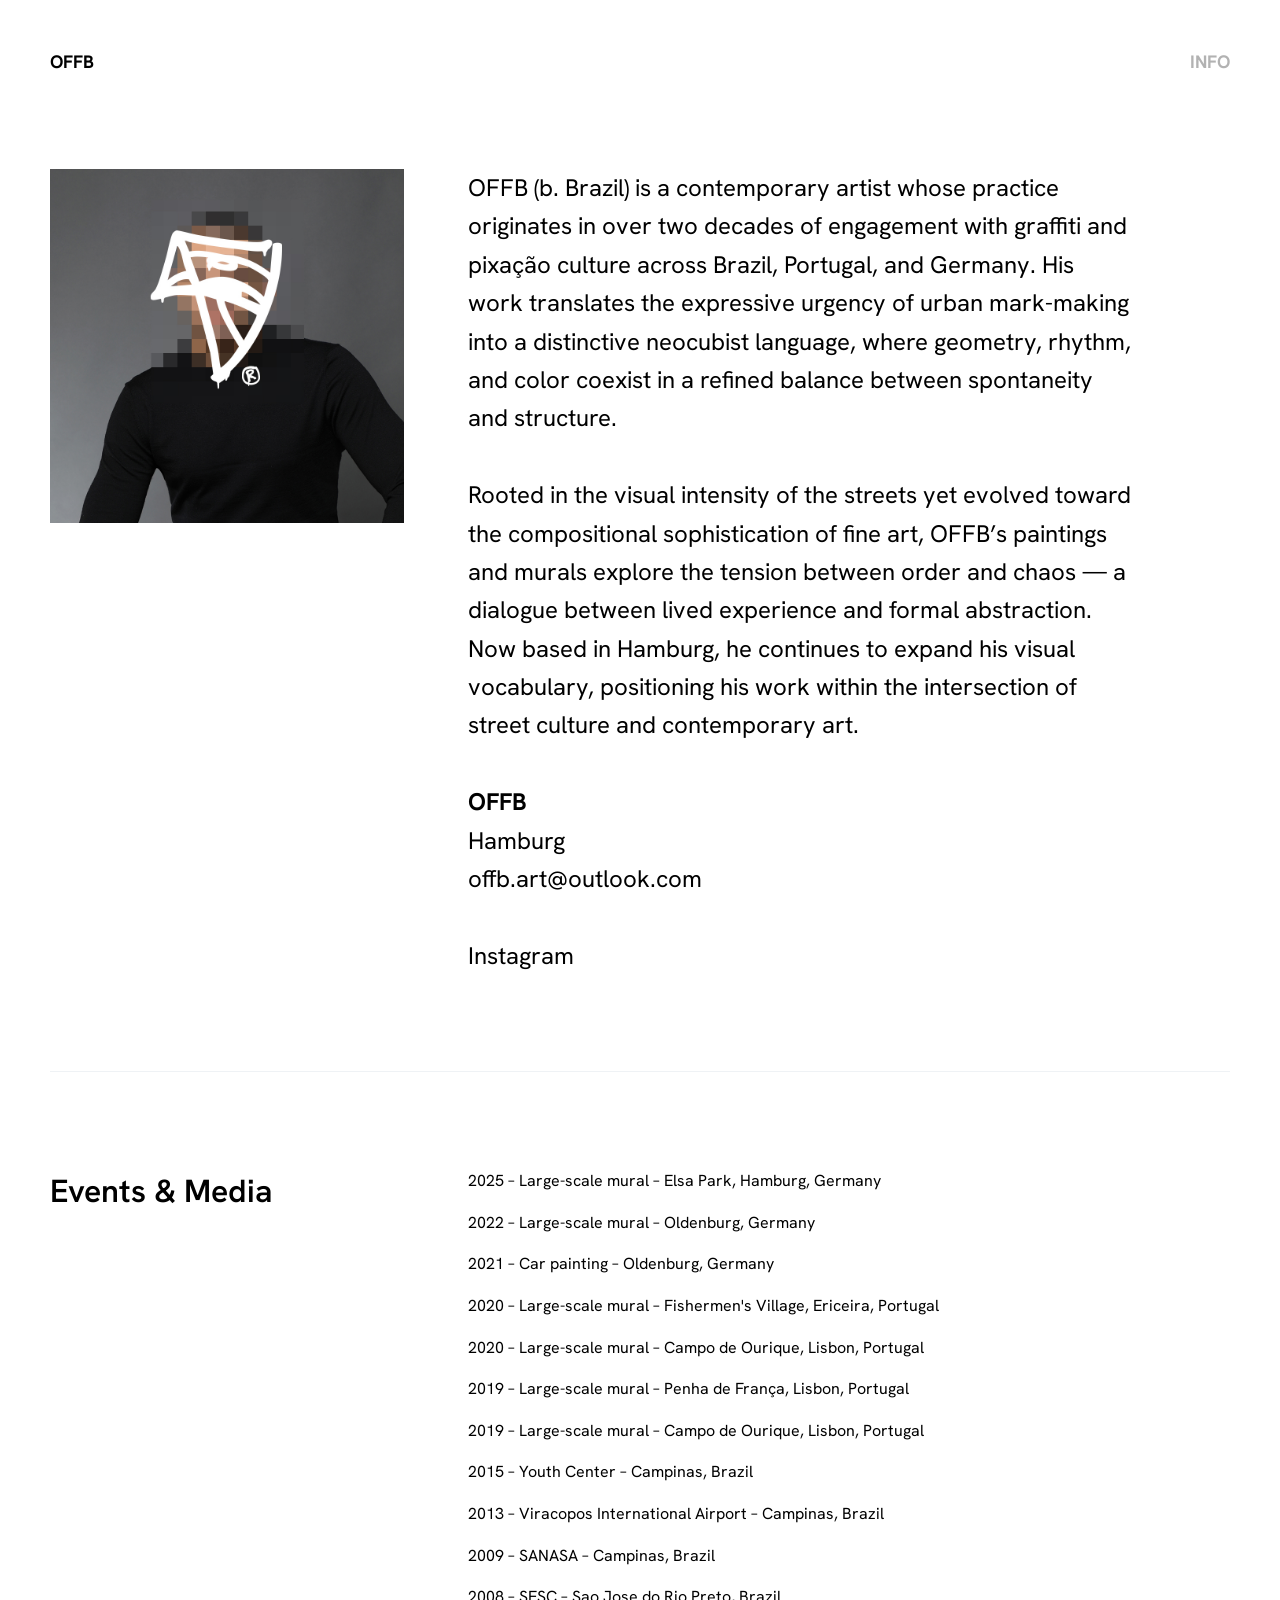
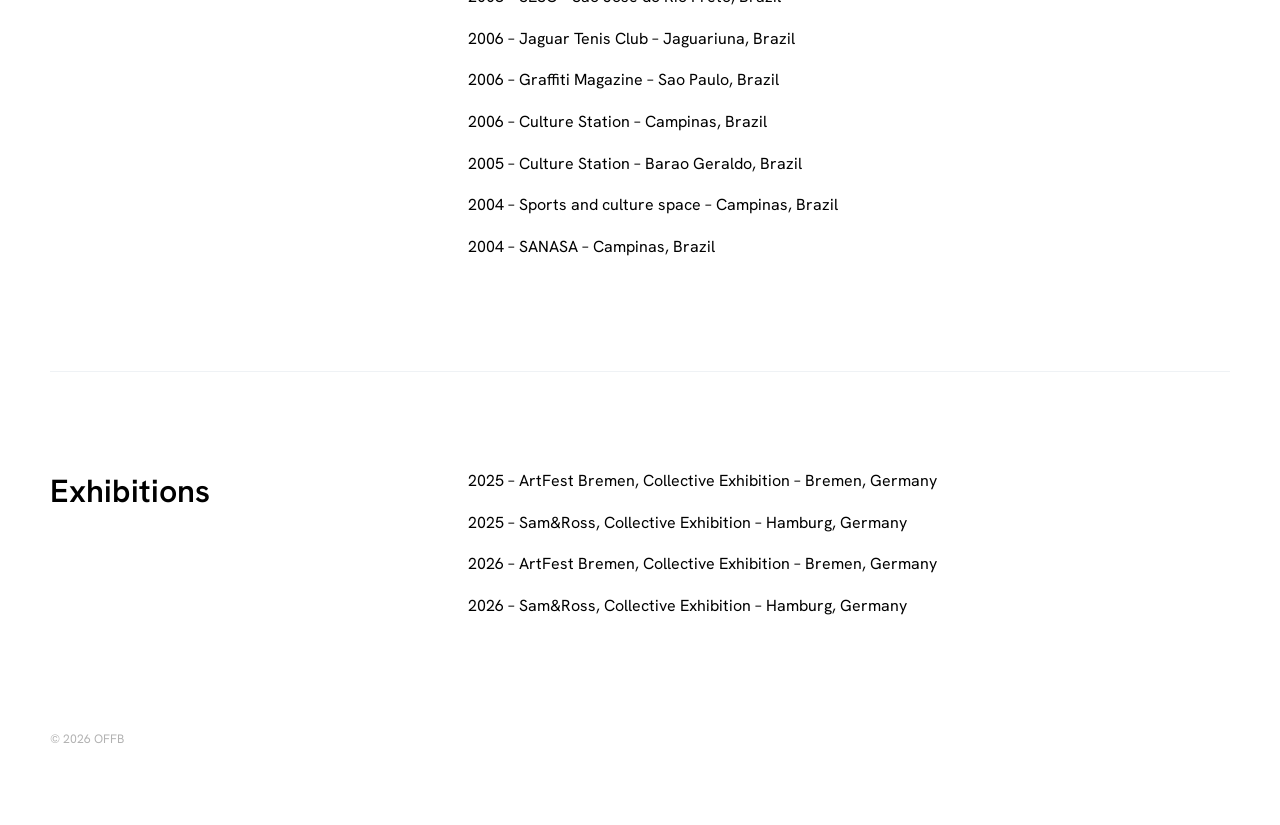
<file: info.html>
<!DOCTYPE html>
<html lang="en">

<head>
    <meta charset="UTF-8">
    <meta name="viewport" content="width=device-width, initial-scale=1.0">
    <link rel="stylesheet" href="/assets/style.css">
    <link rel="icon" href="/assets/img/favicon-offb.svg" type="image/svg+xml">
    <title>OFFB | INFO</title>
</head>

<body class="about">
    <header>
        <nav>
            <a class="logo" href="/index.html">OFFB</a>
            <a class="info" href="/info.html">INFO</a>
        </nav>
    </header>
    <main class="content">
        <section class="bio">
            <img src="/assets/img/offb-profile.jpg" alt="OFFB Profile Picture">
            <p class="text-bio">OFFB (b. Brazil) is a contemporary artist whose practice originates in over two decades
                of engagement with graffiti and pixação culture across Brazil, Portugal, and Germany. His work
                translates the expressive urgency of urban mark-making into a distinctive neocubist language, where
                geometry, rhythm, and color coexist in a refined balance between spontaneity and structure.
                <br><br>
                Rooted in the visual intensity of the streets yet evolved toward the compositional sophistication of
                fine art, OFFB’s paintings and murals explore the tension between order and chaos — a dialogue between
                lived experience and formal abstraction. Now based in Hamburg, he continues to expand his visual
                vocabulary, positioning his work within the intersection of street culture and contemporary art.
                <br><br>
                <b>OFFB</b><br>
                Hamburg<br>
                <a target="_blank" href="mailto:offb.art@outlook.com">offb.art@outlook.com</a><br><br>

                <a target="_blank" href="https://www.instagram.com/offb_official/">Instagram</a>
            </p>
        </section>
        <hr class="divider" />
        <section class="bio-content">
            <h3>
                Events & Media
            </h3>
            <ul class="exhibitions-list">
                <li>2025 – Large-scale mural – Elsa Park, Hamburg, Germany</li>
                <li>2022 – Large-scale mural – Oldenburg, Germany</li>
                <li>2021 – Car painting – Oldenburg, Germany</li>
                <li>2020 – Large-scale mural – Fishermen's Village, Ericeira, Portugal</li>
                <li>2020 – Large-scale mural – Campo de Ourique, Lisbon, Portugal</li>
                <li>2019 – Large-scale mural – Penha de França, Lisbon, Portugal</li>
                <li>2019 – Large-scale mural – Campo de Ourique, Lisbon, Portugal</li>
                <li>2015 – Youth Center – Campinas, Brazil</li>
                <li>2013 – Viracopos International Airport – Campinas, Brazil</li>
                <li>2009 – SANASA – Campinas, Brazil</li>
                <li>2008 – SESC – Sao Jose do Rio Preto, Brazil</li>
                <li>2006 – Jaguar Tenis Club – Jaguariuna, Brazil</li>
                <li>2006 – Graffiti Magazine – Sao Paulo, Brazil</li>
                <li>2006 – Culture Station – Campinas, Brazil</li>
                <li>2005 – Culture Station – Barao Geraldo, Brazil</li>
                <li>2004 – Sports and culture space – Campinas, Brazil</li>
                <li>2004 – SANASA – Campinas, Brazil</li>
            </ul>
        </section>
        <hr class="divider" />
        <section class="bio-content">
            <h3>
                Exhibitions
            </h3>
            <ul class="exhibitions-list">
                <li>2025 – ArtFest Bremen, Collective Exhibition – Bremen, Germany</li>
                <li>2025 – Sam&Ross, Collective Exhibition – Hamburg, Germany</li>
                <li>2026 – ArtFest Bremen, Collective Exhibition – Bremen, Germany</li>
                <li>2026 – Sam&Ross, Collective Exhibition – Hamburg, Germany</li>
            </ul>
        </section>
    </main>
    <footer>
        <p>
            © 2026 OFFB
        </p>
    </footer>

</body>

</html>
</file>
<file: assets/style.css>
/* Fonts */

@import url('https://fonts.googleapis.com/css2?family=Hanken+Grotesk:ital,wght@0,100..900;1,100..900&display=swap');

/* General Reset */

body,
html {
    margin: 0;
    padding: 0;
    box-sizing: border-box;
    font-family: "Hanken Grotesk", sans-serif;
}

a {
    text-decoration: none;
    color: #000;
}

a:hover {
    color: #b2b2b2;
}

/* Homepage */

.home {
    position: relative;
    height: 100vh;
    background: #fff;
    margin: 50px;
    /* overflow: hidden; */
}

nav {
    display: flex;
    justify-content: space-between;
    align-items: center;
    margin-bottom: 6rem;
    font-weight: 700;
    font-size: 1.125rem;
    letter-spacing: 0;
    line-height: normal;
    text-decoration: none;
}

nav .logo {
    color: #000;
    transition: 0.3s ease;
}

nav .logo:hover {
    color: #b2b2b2;
}

nav .info {
    color: #b2b2b2;
    transition: 0.3s ease;
}

nav .info:hover {
    color: #000;
}

/* .slider {
    width: 100%;
    height: 100%;
    max-height: fit-content;
    background-color: #b2b2b2;
} */

.slider {
    width: 100%;
    height: 100vh;
    margin: 0 auto;
    overflow: hidden;
    position: relative;
    background-color: #b2b2b2;
}

.slides {
    position: relative;
    width: 100%;
    height: 100%;
}

.slides img {
    position: absolute;
    top: 0;
    left: 0;
    width: 100%;
    height: 100%;
    object-fit: cover;
    opacity: 0;
    animation: fade 24s infinite;
}

/* Each image starts its animation with a delay */
.slides img:nth-child(1) { animation-delay: 0s; }
.slides img:nth-child(2) { animation-delay: 6s; }
.slides img:nth-child(3) { animation-delay: 12s; }
.slides img:nth-child(4) { animation-delay: 18s; }

@keyframes fade {
    0% { opacity: 0; }
    8% { opacity: 1; }
    25% { opacity: 1; }
    33% { opacity: 0; }
    100% { opacity: 0; }
}

/* Info */

.about {
    position: relative;
    background: #fff;
    margin: 50px;
}

.divider {
    border: none;
    height: 1px;
    background-color: #EFF2F5;
    margin: 6rem 0;
    width: 100%;
}

.content {
    display: flex;
    flex-direction: column;
    box-sizing: border-box;
}

.bio {
    display: flex;
    flex-direction: row;
    justify-content: space-between;
    align-items: flex-start;
    gap: 4rem;
    width: 100%;
    margin: 0 auto;
    box-sizing: border-box;
}

.bio img {
    flex: 0 0 30%;
    width: 6rem;
    height: auto;
    object-fit: cover;
    margin: 0;
    display: block;
}

.text-bio {
    flex: 1;
    font-size: 1.5rem;
    line-height: 1.6;
    margin: 0;
    margin-right: 6rem;
    box-sizing: border-box;
    overflow-wrap: break-word;
}

.bio-content {
    display: flex;
    flex-direction: row;
    justify-content: space-between;
    align-items: flex-start;
    gap: 4rem;
    width: 100%;
    margin: 0 auto;
    box-sizing: border-box;
}

.bio-content h3 {
    flex: 0 0 30%;
    font-size: 2rem;
    font-weight: 600;
    line-height: 1.3;
    margin: 0;
    padding-top: 0.2rem;
    box-sizing: border-box;
}

.bio-content .exhibitions-list {
    flex: 1;
    font-size: 1rem;
    line-height: 1.6;
    margin: 0;
    box-sizing: border-box;
    overflow-wrap: break-word;
}

.exhibitions-list {
    list-style: none;
    padding: 0;
    margin: 0;
    font-size: 1.125rem;
    color: #000;
    line-height: 1.6;
}

.exhibitions-list li {
    margin-bottom: 0.5rem;
    padding-bottom: 0.5rem;
}

.exhibitions-list li:last-child {
    border-bottom: none;
}



/* Footer */

footer {
    font-size: 0.765rem;
    font-weight: 400;
    color: #b2b2b2;
    margin-top: 6rem;
    padding-bottom: 1rem;
}

::selection {
    background-color: #b2b2b2;
    color: #000;
}

/* Responsive Design */

@media (max-width: 1024px) {
    .slider {
        height: 60vh;
    }

    .slides img {
        height: 60vh;
    }
}

@media (max-width: 768px) {
    .slider {
        height: 50vh;
    }


    .slides img {
        height: 50vh;
    }
}

@media (max-width: 480px) {
    .slider {
        height: 40vh;
    }

    .slides img {
        height: 40vh;
    }
}

@media (max-width: 1024px) {

    .home,
    .about {
        margin: 2rem;
    }

    nav {
        flex-direction: row;
        justify-content: space-between;
        font-size: 1rem;
    }

    .bio,
    .bio-content {
        gap: 2rem;
    }

    .bio img {
        flex: 0 0 40%;
    }

    .text-bio {
        font-size: 1.25rem;
        margin-right: 0;
    }

    .bio-content h3 {
        font-size: 1.5rem;
    }

    .bio-content .exhibitions-list {
        font-size: 1rem;
    }

    .divider {
        margin: 4rem 0;
    }
}

@media (max-width: 768px) {

    .home,
    .about {
        margin: 1.5rem;
    }

    .bio,
    .bio-content {
        flex-direction: column;
        gap: 2rem;
    }

    .bio img,
    .bio-content h3 {
        flex: 0 0 auto;
        width: 100%;
    }

    .text-bio,
    .bio-content .exhibitions-list {
        flex: 0 0 auto;
        width: 100%;
        margin-right: 0;
        font-size: 1.125rem;
    }

    .exhibitions-list li {
        margin-bottom: 0.75rem;
        padding-bottom: 0.75rem;
    }

    footer {
        text-align: left;
        font-size: 0.75rem;
        margin-top: 4rem;
    }
}

@media (max-width: 480px) {

    .home,
    .about {
        margin: 1rem;
    }

    nav {
        font-size: 0.9rem;
    }

    .text-bio {
        font-size: 1rem;
        line-height: 1.5;
    }

    .bio-content h3 {
        font-size: 1.25rem;
    }

    .exhibitions-list {
        font-size: 0.95rem;
    }

    footer {
        font-size: 0.7rem;
        text-align: center;
    }
}
</file>
